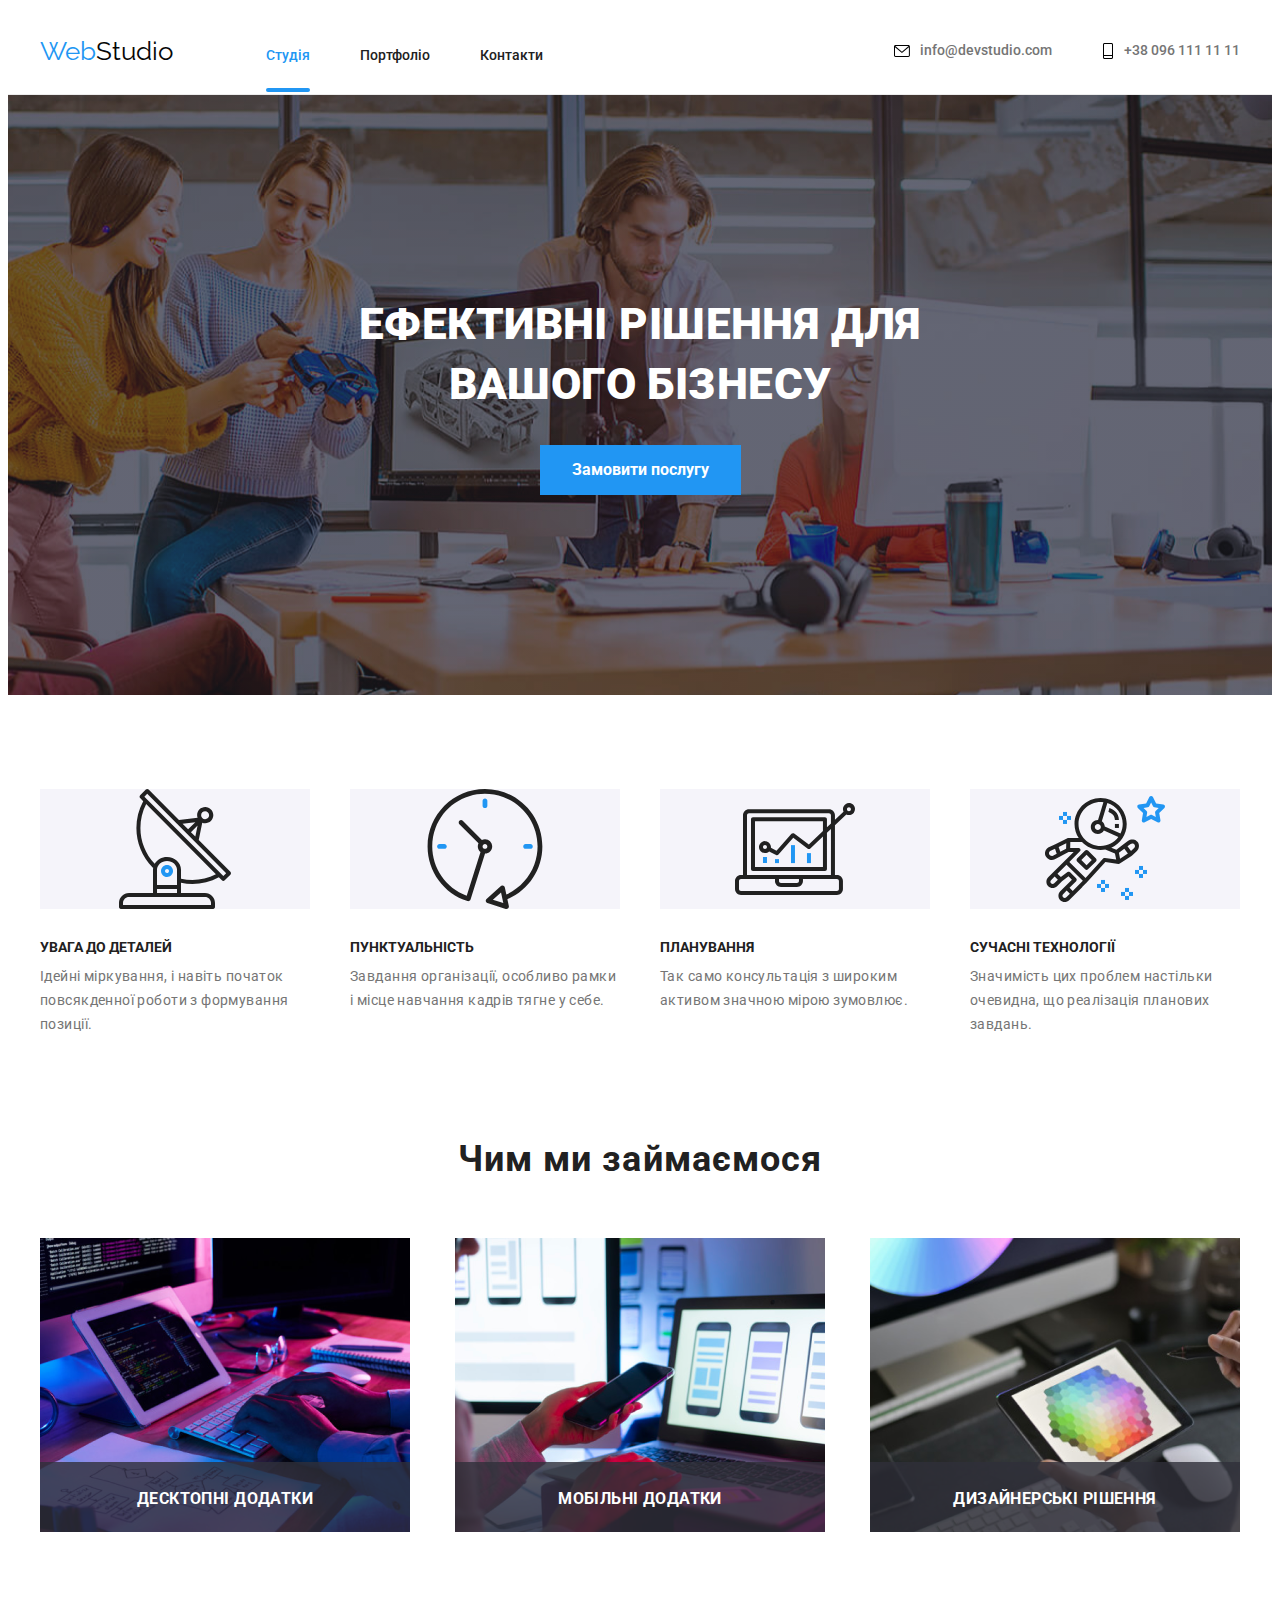
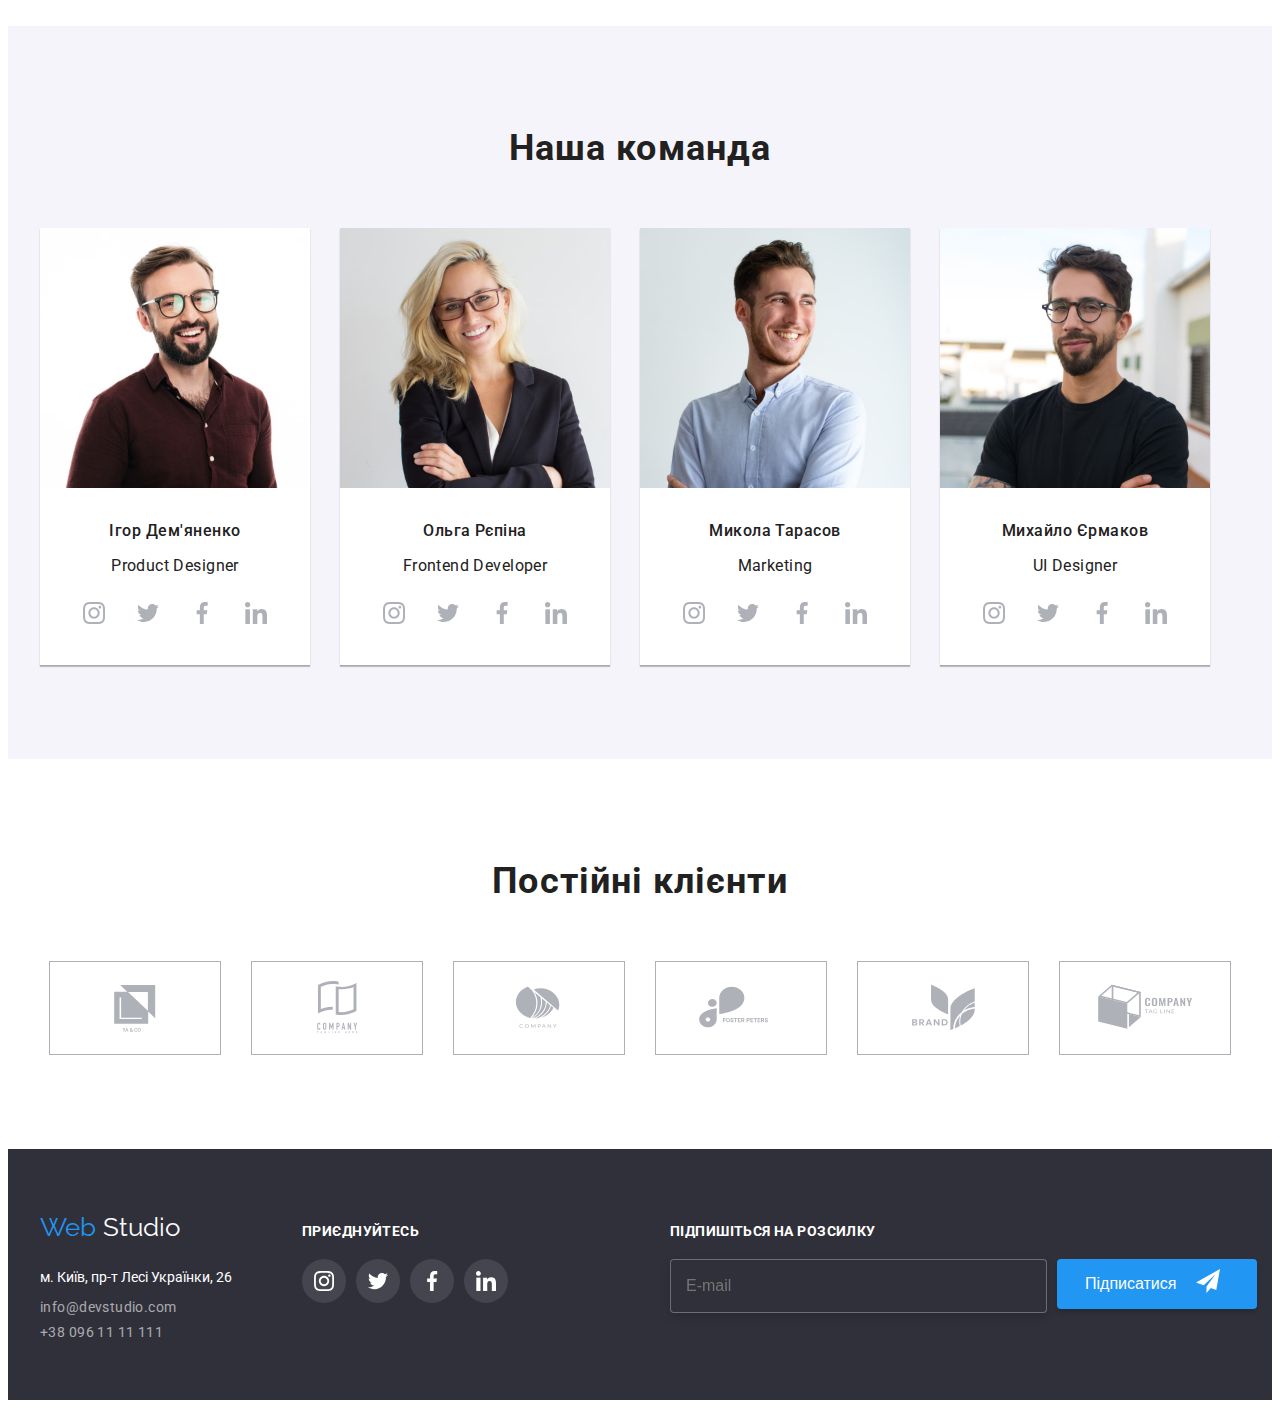
<file: index.html>
<!DOCTYPE html>
<html lang="en">
  <head>
    <meta charset="UTF-8" />
    <meta http-equiv="X-UA-Compatible" content="IE=edge" />
    <meta name="viewport" content="width=device-width, initial-scale=1.0" />
    <title>Home_work_7</title>
    <meta name="description" content="короткий опис сайту при пошуку" />

    <!--favicon_start-->
    <link
      rel="apple-touch-icon"
      sizes="57x57"
      href="./images/favicon/apple-icon-57x57.png"
    />
    <link
      rel="apple-touch-icon"
      sizes="60x60"
      href="./images/favicon/apple-icon-60x60.png"
    />
    <link
      rel="apple-touch-icon"
      sizes="72x72"
      href="./image/favicon/apple-icon-72x72.png"
    />
    <link
      rel="apple-touch-icon"
      sizes="76x76"
      href="./images/favicon/apple-icon-76x76.png"
    />
    <link
      rel="apple-touch-icon"
      sizes="114x114"
      href="./images/favicon/apple-icon-114x114.png"
    />
    <link
      rel="apple-touch-icon"
      sizes="120x120"
      href="./images/favicon/apple-icon-120x120.png"
    />
    <link
      rel="apple-touch-icon"
      sizes="144x144"
      href="./images/favicon/apple-icon-144x144.png"
    />
    <link
      rel="apple-touch-icon"
      sizes="152x152"
      href="./images/favicon/apple-icon-152x152.png"
    />
    <link
      rel="apple-touch-icon"
      sizes="180x180"
      href="./images/favicon/apple-icon-180x180.png"
    />
    <link
      rel="icon"
      type="image/png"
      sizes="192x192"
      href="./images/favicon/android-icon-192x192.png"
    />
    <link
      rel="icon"
      type="image/png"
      sizes="32x32"
      href="./images/favicon/favicon-32x32.png"
    />
    <link
      rel="icon"
      type="image/png"
      sizes="96x96"
      href="./images/favicon/favicon-96x96.png"
    />
    <link
      rel="icon"
      type="image/png"
      sizes="16x16"
      href="./images/favicon/favicon-16x16.png"
    />
    <link rel="manifest" href="./images/favicon/manifest.json" />
    <meta name="msapplication-TileColor" content="#ffffff" />
    <meta
      name="msapplication-TileImage"
      content="./images/favicon/ms-icon-144x144.png"
    />
    <meta name="theme-color" content="#ffffff" />
    <!--favicon_finish-->

    <!-- modern-normalize -->
    <link
      rel="stylesheet"
      href="https://cdnjs.cloudflare.com/ajax/libs/modern-normalize/1.1.0/modern-normalize.min.css"
      integrity="sha512-wpPYUAdjBVSE4KJnH1VR1HeZfpl1ub8YT/NKx4PuQ5NmX2tKuGu6U/JRp5y+Y8XG2tV+wKQpNHVUX03MfMFn9Q=="
      crossorigin="anonymous"
      referrerpolicy="no-referrer"
    />
    <!-- custom styles -->
    <link rel="stylesheet" href="./css/styles.css" />
    <!-- підключення шрифтів -->
    <link rel="preconnect" href="https://fonts.googleapis.com" />
    <link rel="preconnect" href="https://fonts.gstatic.com" crossorigin />
    <link
      href="https://fonts.googleapis.com/css2?family=Oleo+Script&family=Raleway:wght@700&family=Roboto:wght@400;500;700;900&display=swap"
      rel="stylesheet"
    />
  </head>
  <body>
    <!-- top -->
    <header class="header">
      <div class="container header__container">
        <nav class="nav">
          <a class="logo logo-header" href="./index.html"
            >Web<span class="logo__dark">Studio</span></a
          >
          <ul class="nav__list">
            <li class="nav__items">
              <a class="nav__link-page" href="./index.html">Студія</a>
            </li>
            <li class="nav__items">
              <a class="nav__link" href="./portfolio.html">Портфоліо</a>
            </li>
            <li class="nav__items"><a class="nav__link" href="">Контакти</a></li>
          </ul>
        </nav>

        <ul class="nav__contact">
          <li class="nav__mail-link">
                        <a class="nav__link" href="mailto:info@devstudio.com"
              >
              <svg class="header__svg" width="16" height="12">
                <use href="./images/sprite.svg#icon-envelope-hover"> </use>
              </svg>
              info@devstudio.com</a
            >
          </li>
          <li class="nav__mail-link">
            <a class="nav__link" href="tell:+380961111111">  
              <svg class="header__svg" width="12" height="16">
              <use href="./images/sprite.svg#icon-telepfone-hover"> </use>
              </svg>
              +38 096 111 11 11</a>
          </li>
        </ul>
        </div>
      </div>
    </header>
    <main>
        
    <section class="hero">
      <div class="container">
              <h1 class="body-title">
               Ефективні рішення для <br />
                вашого бізнесу
              </h1>
        <button class="button_servise" name="кнопка"data-modal-open>Замовити послугу</button>
      </div>
    </section>


      <!-- _Наші особливості_ -->
              <section class="our_section">
          <div class="container">
          <h2 class="our_section__visually-hidden">Наші особливості</h2>
          <ul class="list">
            <li class="our_section__items">
              <div class="our_section__svg">
                <svg class="our_section__icon" width="70" height="70">
                  <use href="./images/sprite.svg#icon-antenna"> </use>
                </svg>
              </div>
              <h3 class="our_section__title-section">УВАГА ДО ДЕТАЛЕЙ</h3>
              <p class="our_section__paragraf">
                Ідейні міркування, і навіть початок повсякденної роботи з
                формування позиції.
              </p>
            </li>
            <li class="our_section__items">
               <div class="our_section__svg">
                <svg class="our_section__icon" width="70" height="70">
                  <use href="./images/sprite.svg#icon-clock"> </use>
                </svg>
              </div>
              <h3 class="our_section__title-section">ПУНКТУАЛЬНІСТЬ</h3>
              <p class="our_section__paragraf">
                Завдання організації, особливо рамки і місце навчання кадрів
                тягне у себе.
              </p>
            </li>
            <li class="our_section__items">
               <div class="our_section__svg">
                <svg class="our_section__icon" width="70" height="70">
                  <use href="./images/sprite.svg#icon-diagram"> </use>
                </svg>
              </div>
              <h3 class="our_section__title-section">ПЛАНУВАННЯ</h3>
              <p class="our_section__paragraf">
                Так само консультація з широким активом значною мірою зумовлює.
              </p>
            </li>
            <li class="our_section__items">
               <div class="our_section__svg">
                <svg class="our_section__icon" width="70" height="70">
                  <use href="./images/sprite.svg#icon-astronaut"> </use>
                </svg>
              </div>
              <h3 class="our_section__title-section">СУЧАСНІ ТЕХНОЛОГІЇ</h3>
              <p class="our_section__paragraf">
                Значимість цих проблем настільки очевидна, що реалізація
                планових завдань.
              </p>
            </li>
          </ul>

          </div>
        </section>
    
      <!-- Чим ми займаємось -->
             <section class="doing">
           <div class="container ">
          <h2 class="body-caption">Чим ми займаємося</h2>
          <ul class="list doing__list">
            <div class="doing__substrate">
              <li class="doing__photo">
                <img
                  src="./images/img.png"
                  alt="картинка набір коду"
                  width="370px"
                />
              </li>
              <div class="doing__fon">
                  <h3 class="doing__title">ДЕСКТОПНІ ДОДАТКИ</h3>
              </div>
            </div>
            <div class="doing__substrate">
            <li class="doing__photo">
              <img
                src="./images/img(1).png"
                alt="картинка телефон та ноут"
                width="370px"
              />
            </li>
            <div class="doing__fon">
                  <h3 class="doing__title">МОБІЛЬНІ ДОДАТКИ</h3>
              </div>
            </div>
            <div class="doing__substrate">
            <li class="doing__photo">
              <img
                src="./images/img(2).png"
                alt="картинка планшет та комп"
                width="370px"
              />
            </li>
            <div class="doing__fon">
                  <h3 class="doing__title">ДИЗАЙНЕРСЬКІ РІШЕННЯ</h3>
              </div>
            </div>
          </ul>
          </div>
        </section>
    

      <!-- Нашa command -->
      
        <section class="command">
          <div class="container ">
          <h2 class="body-caption">Наша команда </h2>
          <ul class="command__title">
            <!-- igor -->
            <li class="command__fon">
              <img src="./images/1.jpg" alt="" width="270px" height="260px" />
              <div class="command__transcript">
              <h3 class="command__name">Ігор Дем'яненко</h3>
              <p class="command__paragraf" lang="en">Product Designer</p>
              <ul class="command__socials">
                <li class="ellips">
                  <a class="ellips-link" href="">
                    <svg class="link-icon" width="22" height="22">
                      <use class="fon-blu" href="./images/sprite.svg#icon-instagram-1"> </use>
                    </svg>
                  </a>
                </li>
                <li class="ellips">
                  <a class="ellips-link" href="">
                    <svg class="link-icon" width="22" height="22">
                      <use class="fon-blu" href="./images/sprite.svg#icon-twitter-1"> </use>
                    </svg>
                 </a>
                </li>
                <li class="ellips">
                  <a class="ellips-link" href="">
                    <svg class="link-icon" width="22" height="22">
                      <use class="fon-blu" href="./images/sprite.svg#icon-facebook-1"> </use>
                    </svg>
                 </a>

                </li>
                <li class="ellips">
                  <a class="ellips-link" href="">
                    <svg class="link-icon" width="22" height="22">
                      <use class="fon-blu" href="./images/sprite.svg#icon-linkedin-1"> </use>
                    </svg>
                  </a>

                </li>
              </ul>
              </div>
            </li>
            <li class="command__fon">
              <!-- olga -->
              <img src="./images/2.jpg" alt="" width="270px" height="260px" />
              <div class="command__transcript">
              <h3 class="command__name">Ольга Рєпіна</h3>
              <p class="command__paragraf" lang="en">Frontend Developer</p>
              <ul class="command__socials">
                <li class="ellips">
                  <a class="ellips-link" href="">
                    <svg class="link-icon" width="22" height="22">
                      <use class="fon-blu" href="./images/sprite.svg#icon-instagram-1"> </use>
                    </svg>
                  </a>
                </li>
                <li class="ellips">
                  <a class="ellips-link" href="">
                    <svg class="link-icon" width="22" height="22">
                      <use class="fon-blu" href="./images/sprite.svg#icon-twitter-1"> </use>
                    </svg>
                 </a>
                </li>
                <li class="ellips">
                  <a class="ellips-link" href="">
                    <svg class="link-icon" width="22" height="22">
                      <use class="fon-blu" href="./images/sprite.svg#icon-facebook-1"> </use>
                    </svg>
                 </a>

                </li>
                <li class="ellips">
                  <a class="ellips-link" href="">
                    <svg class="link-icon" width="22" height="22">
                      <use class="fon-blu" href="./images/sprite.svg#icon-linkedin-1"> </use>
                    </svg>
                  </a>

                </li>
              </ul>
              </div>
            </li>
            <li class="command__fon">
              <img src="./images/3.jpg" alt="" width="270px" height="260px" />
              <div class="command__transcript">
              <h3 class="command__name">Микола Тарасов</h3>
              <p class="command__paragraf" lang="en">Marketing</p>
              <ul class="command__socials">
                <li class="ellips">
                  <a class="ellips-link" href="">
                    <svg class="link-icon" width="22" height="22">
                      <use class="fon-blu" href="./images/sprite.svg#icon-instagram-1"> </use>
                    </svg>
                  </a>
                </li>
                <li class="ellips">
                  <a class="ellips-link" href="">
                    <svg class="link-icon" width="22" height="22">
                      <use class="fon-blu" href="./images/sprite.svg#icon-twitter-1"> </use>
                    </svg>
                 </a>
                </li>
                <li class="ellips">
                  <a class="ellips-link" href="">
                    <svg class="link-icon" width="22" height="22">
                      <use class="fon-blu" href="./images/sprite.svg#icon-facebook-1"> </use>
                    </svg>
                 </a>

                </li>
                <li class="ellips">
                  <a class="ellips-link" href="">
                    <svg class="link-icon" width="22" height="22">
                      <use class="fon-blu" href="./images/sprite.svg#icon-linkedin-1"> </use>
                    </svg>
                  </a>

                </li>
              </ul>
              </div>
            </li>
            <li class="command__fon">
              <img src="./images/4.jpg" alt="" width="270px" height="260px" />
              <div class="command__transcript">
              <h3 class="command__name">Михайло Єрмаков</h3>
              <p class="command__paragraf" lang="en">UI Designer</p>
              <ul class="command__socials">
                <li class="ellips">
                  <a class="ellips-link" href="">
                    <svg class="link-icon" width="22" height="22">
                      <use class="fon-blu" href="./images/sprite.svg#icon-instagram-1"> </use>
                    </svg>
                  </a>
                </li>
                <li class="ellips">
                  <a class="ellips-link" href="">
                    <svg class="link-icon" width="22" height="22">
                      <use class="fon-blu" href="./images/sprite.svg#icon-twitter-1"> </use>
                    </svg>
                 </a>
                </li>
                <li class="ellips">
                  <a class="ellips-link" href="">
                    <svg class="link-icon" width="22" height="22">
                      <use class="fon-blu" href="./images/sprite.svg#icon-facebook-1"> </use>
                    </svg>
                 </a>

                </li>
                <li class="ellips">
                  <a class="ellips-link" href="">
                    <svg class="link-icon" width="22" height="22">
                      <use class="fon-blu" href="./images/sprite.svg#icon-linkedin-1"> </use>
                    </svg>
                  </a>

                </li>
              </ul>
              </div>
            </li>
          </ul>
          </div>
        </section>


              <!-- Постійні клієнти -->
              <section class="const_section">
                <div class="container hero-container">
               <h2 class="body-caption">Постійні клієнти</h2>
              <ul class="klients">
                <li class="icon-items">
                  <a class="klients-link" href="">
                    <svg class="klient-icon" width="170" height="92">
                      <use class="klient-logo" href="./images/sprite.svg#icon-Client-1"> </use>
                    </svg>
                  </a>
                </li>
                <li class="icon-items">
                   <a class="klients-link" href="">
                    <svg class="klient-icon" width="170" height="92">
                    <use class="klient-logo" href="./images/sprite.svg#icon-Client-2"> </use>
                  </svg>
                  </a>
                </li>
                <li class="icon-items">
                   <a class="klients-link" href="">
                    <svg class="klient-icon" width="170" height="92">
                    <use class="klient-logo" href="./images/sprite.svg#icon-Client-3"> </use>
                  </svg>
                  </a>
                </li>
                <li class="icon-items">
                   <a class="klients-link" href="">
                    <svg class="klient-icon" width="170" height="92">
                    <use class="klient-logo" href="./images/sprite.svg#icon-Client-4"> </use>
                  </svg>
                  </a>
                </li>
                <li class="icon-items">
                   <a class="klients-link" href="">
                    <svg class="klient-icon" width="170" height="92">
                    <use class="klient-logo" href="./images/sprite.svg#icon-Client-5"> </use>
                  </svg>
                  </a>
                </li>
                <li class="icon-items">
                   <a class="klients-link" href="">
                    <svg class="klient-icon" width="170" height="92">
                    <use class="klient-logo" href="./images/sprite.svg#icon-Client-6"> </use>
                  </svg>
                  </a>
                </li>
              </ul>
               </div>
             </section>
         
     
    
    </main>
    <!-- basement -->
    
    
      <footer class="footer">
        <div class="container footer-container">
            <div>
              <a class="logo logo-footer" href="./index.html"
              >Web <span class="logo__write">Studio</span></a
            >
            <address class="fut-adress">
              <p class="paragraf-fut">м. Київ, пр-т Лесі Українки, 26</p>
              <ul class="footer_contacts">
                <li class="footer-li">
                  <a class="foot_link" href="mailto:info@devstudio.com"
                    >info@devstudio.com</a
                  >
                </li>
                <li class="footer-li">
                  <a class="foot_link" href="tell:+380961111111"
                    >+38 096 11 11 111</a
                  >
                </li>
              </ul>
            </address>
          </div>
          <div class="wellkom">
            <h2 class="wellkoms">ПРИЄДНУЙТЕСЬ</h2>
            <ul class="foot-icon">
              <li class="foot-links">
                <a class="foot-lin" href="">
                <svg class="link-icon" width="20" height="20">
                  <use class="fon-fut"  href="./images/sprite.svg#icon-instagram-1"> </use>
                </svg>
                </a>
              </li>
              <li class="foot-links">
                <a class="foot-lin" href="">
                <svg class="link-icon" width="20" height="20">
                  <use class="fon-fut"  href="./images/sprite.svg#icon-twitter-1"> </use>
                </svg>
                </a>
              </li>
              <li class="foot-links">
                <a class="foot-lin" href="">
                <svg class="link-icon" width="20" height="20">
                  <use class="fon-fut"  href="./images/sprite.svg#icon-facebook-1"> </use>
                </svg>
                </a>

              </li>
              <li class="foot-links">
                <a class="foot-lin" href="">
                <svg class="link-icon" width="20" height="20">
                  <use class="fon-fut"  href="./images/sprite.svg#icon-linkedin-1"> </use>
                </svg>
                </a>

              </li>
            </ul>
          </div>

          <div class="futer-write">
            <strong class="wellkoms">ПІДПИШІТЬСЯ НА РОЗСИЛКУ</strong>
            <form class="futer-form" name="mailing" autocomplete="on" novalidate method="get" >
              <input class="footer-post" type="email"placeholder="E-mail" required>
              <button class="button-mess" name="кнопка"data-modal-open>
                <span class="btn-fut">Підписатися</span>
                <svg class="icon-fut" width="24" height="24">
                  <use href="./images/sprite.svg#icon-send"></use>
                </svg>
              </button>
            </form>
          </div>
        </div>
         
      </footer>

      <!-- modal-window -->

      <div class="backdrop is-hidden" data-modal>
        <div class="modal">
            <button class="modal-btn" type="button"data-modal-close>
              <svg width="11" height="11">
                <use href="./images/sprite.svg#icon-cross"></use>
              </svg>
            </button>

                        <!-- <form name="register-form" autocomplete="on" novalidate method="get"> не валідувати-->
            <form name="register-form" autocomplete="on">
              <strong class="register-form-title">Залиште свої дані, ми вам передзвонимо</strong>
              <div class="register-form-group">

                <div>
                  <label class="register-form-field" for="user-name">
                    <span class="register-form-label">Ім'я</span>
                    <div>
                      <input class="register-form-input" 
                          type="text" 
                          name="user-name" 
                          id="user-name"
                          required
                          minlength="3">
                      <svg class="register-form-icon" 
                          width="18" 
                          height="18">
                        <use href="./images/sprite.svg#icon-user"></use>
                      </svg>
                    </div>
                  </label>
                </div>

                <div>
                  <label class="register-form-field" for="user-tel">
                      <span class="register-form-label">Телефон</span>
                      <div>
                        <input class="register-form-input"
                        type="tel" 
                        name="user-tel" 
                        id="user-tel"
                        required
                        minlength="13"
                        maxlength="13"
                        placeholder="+38 099 99 99 999"
                        >
                        <svg class="register-form-icon" width="18" height="18">
                          <use href="./images/sprite.svg#icon-phone"></use>
                        </svg>
                      </div>
                  </label>
                </div>

                <div>
                  <label class="register-form-field" for="user-email">
                  <span class="register-form-label"   required >Пошта</span>
                  <div>
                    <input class="register-form-input"
                    type="email" 
                    name="user-email" 
                    id="user-email"
                    required
                    >
                    <svg class="register-form-icon" width="18" height="18">
                      <use href="./images/sprite.svg#icon-mail"></use>
                    </svg>
                  </div>
                  </label>
                </div>

                <div>
                  <label class="register-form-field" for="user-comment">
                    <span class="register-form-heading">Коментар</span>
                    <div>
                      <textarea class="register-form-message" name="user-comment" rows="5" placeholder="Введіть текст" id="user-comment"></textarea>
                    </div>
                  </label>
                </div>

              </div>

           
               <label class="register-form-agreement" for="user-checkbox">
                <input class="register-form-checkbox our_section__visually-hidden" type="checkbox" id="user-checkbox">
                <svg class="register-form-icons" width="18" height="18">
                  <use class="icon-checked" href="./images/sprite.svg#icon-checked"></use>
                  <use class="icon-unchecked" href="./images/sprite.svg#icon-unchecked"></use>
                </svg>
                <span class="register-form-desc">Погоджуюся з розсилкою та приймаю 
                    <a class="register-form-link" href="">Умови договору</a>
                  </span>
               </label>
         

              <button class="register-form-btn btn" type="submit">Відправити</button>
              
              
              
            </form>
        </div>

      </div>
      <script src="./js/modal.js"></script>
     </body>
</html>
</file>
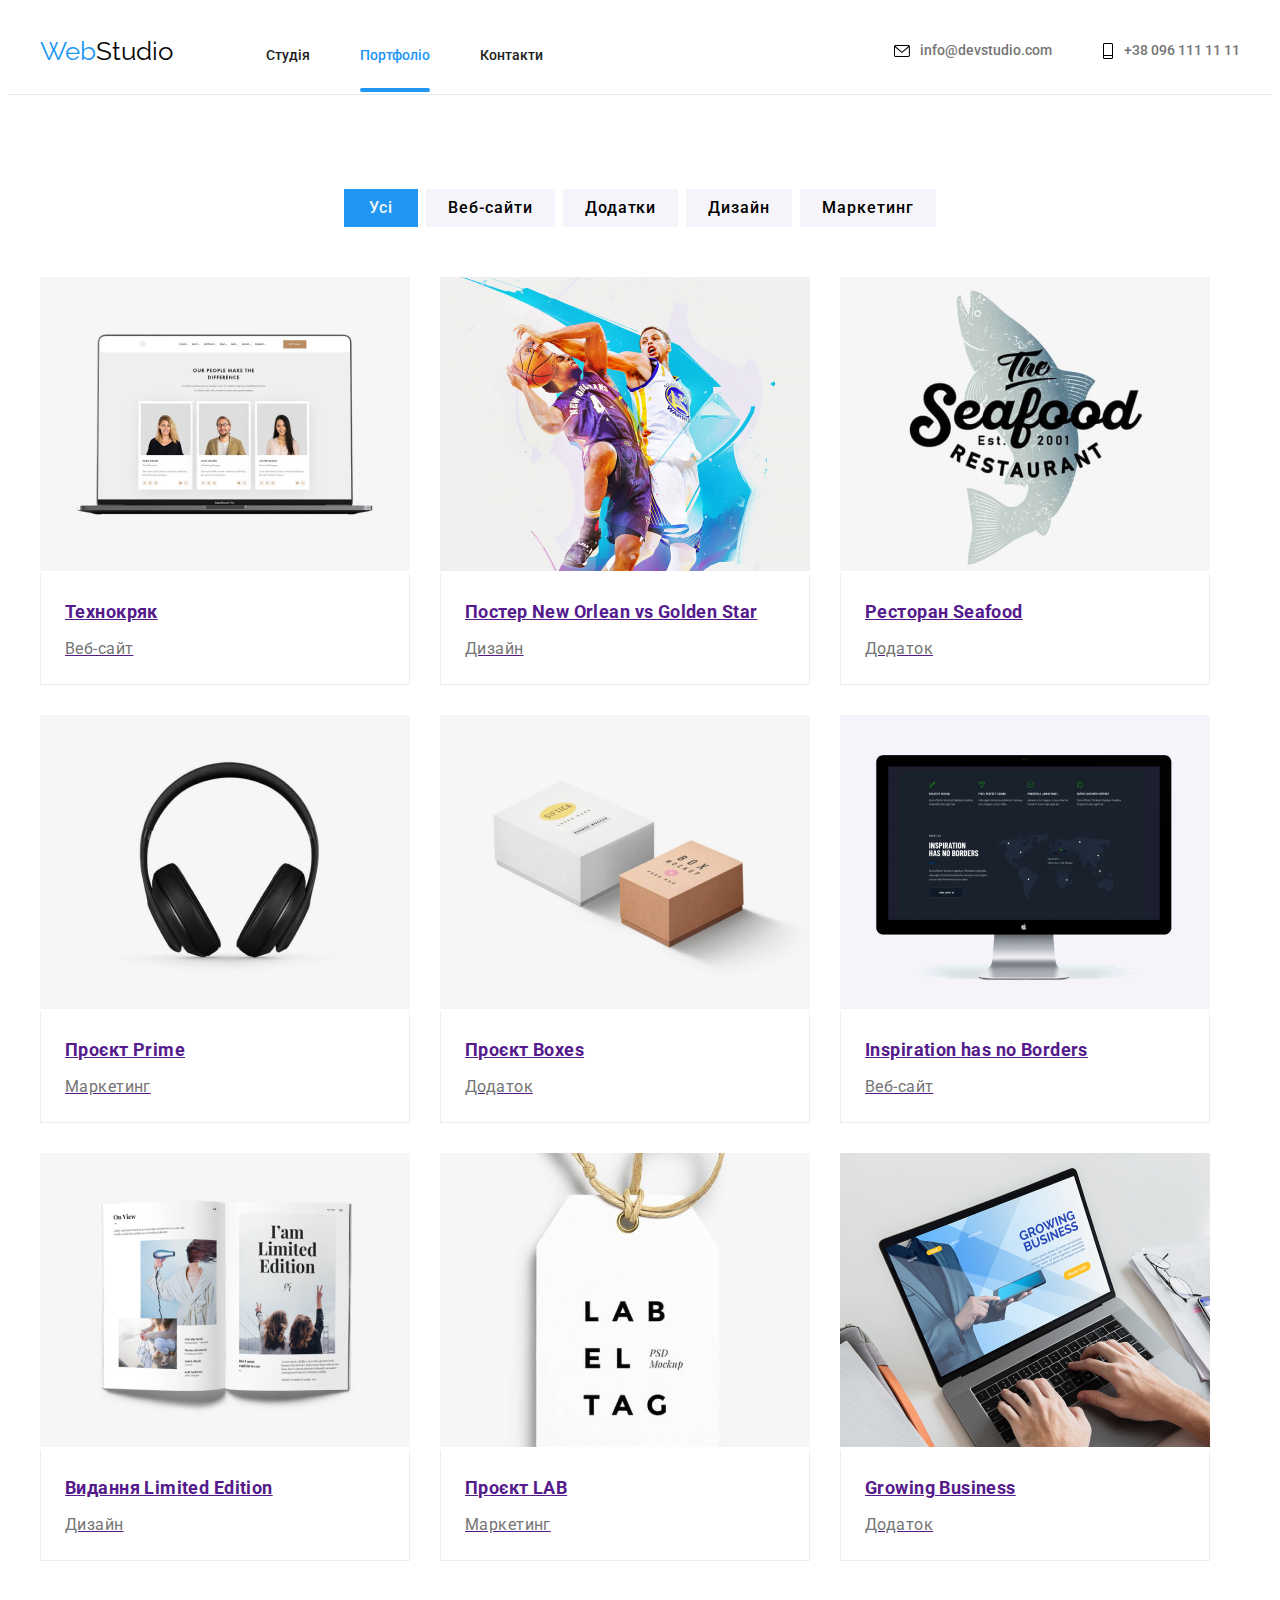
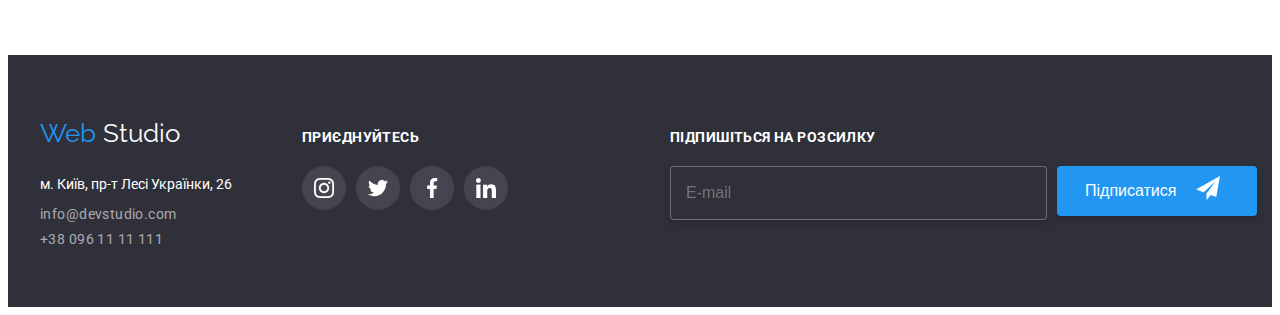
<file: portfolio.html>
<!DOCTYPE html>
<html lang="en">
<head>
   <meta charset="UTF-8" />
    <meta http-equiv="X-UA-Compatible" content="IE=edge" />
    <meta name="viewport" content="width=device-width, initial-scale=1.0" />
    <title>Home_work_7</title>
    <meta name="description" content="короткий опис сайту при пошуку">

    <!--favicon_start-->
    <link rel="apple-touch-icon" sizes="57x57" href="./images/favicon/apple-icon-57x57.png">
    <link rel="apple-touch-icon" sizes="60x60" href="./images/favicon/apple-icon-60x60.png">
    <link rel="apple-touch-icon" sizes="72x72" href="./image/favicon/apple-icon-72x72.png">
    <link rel="apple-touch-icon" sizes="76x76" href="./images/favicon/apple-icon-76x76.png">
    <link rel="apple-touch-icon" sizes="114x114" href="./images/favicon/apple-icon-114x114.png">
    <link rel="apple-touch-icon" sizes="120x120" href="./images/favicon/apple-icon-120x120.png">
    <link rel="apple-touch-icon" sizes="144x144" href="./images/favicon/apple-icon-144x144.png">
    <link rel="apple-touch-icon" sizes="152x152" href="./images/favicon/apple-icon-152x152.png">
    <link rel="apple-touch-icon" sizes="180x180" href="./images/favicon/apple-icon-180x180.png">
    <link rel="icon" type="image/png" sizes="192x192"  href="./images/favicon/android-icon-192x192.png">
    <link rel="icon" type="image/png" sizes="32x32" href="./images/favicon/favicon-32x32.png">
    <link rel="icon" type="image/png" sizes="96x96" href="./images/favicon/favicon-96x96.png">
    <link rel="icon" type="image/png" sizes="16x16" href="./images/favicon/favicon-16x16.png">
    <link rel="manifest" href="./images/favicon/manifest.json">
    <meta name="msapplication-TileColor" content="#ffffff">
    <meta name="msapplication-TileImage" content="./images/favicon/ms-icon-144x144.png">
    <meta name="theme-color" content="#ffffff">
    <!--favicon_finish-->


    <!-- _modern-normalize_ -->
    <link
      rel="stylesheet"
      href="https://cdnjs.cloudflare.com/ajax/libs/modern-normalize/1.1.0/modern-normalize.min.css"
      integrity="sha512-wpPYUAdjBVSE4KJnH1VR1HeZfpl1ub8YT/NKx4PuQ5NmX2tKuGu6U/JRp5y+Y8XG2tV+wKQpNHVUX03MfMFn9Q=="
      crossorigin="anonymous"
      referrerpolicy="no-referrer"
    />
    <!-- custom styles -->
    <link rel="stylesheet" href="./css/styles.css" />
    <!-- підключення шрифтів -->
    <link rel="preconnect" href="https://fonts.googleapis.com">
    <link rel="preconnect" href="https://fonts.gstatic.com" crossorigin>
    <link href="https://fonts.googleapis.com/css2?family=Oleo+Script&family=Raleway:wght@700&family=Roboto:wght@400;500;700;900&display=swap" rel="stylesheet">
  </head>
</head>

<body>

     <!-- top топ -->

<header class="header">
      <div class="container header__container">
        <nav class="nav">
          <a class="logo logo-header" href="./index.html"
            >Web<span class="logo__dark">Studio</span></a
          >
          <ul class="nav__list">
            <li class="nav__items">
              <a class="nav__link" href="./index.html">Студія</a>
            </li>
            <li class="nav__items">
              <a class="nav__link-page" href="./portfolio.html">Портфоліо</a>
            </li>
            <li class="nav__items"><a class="nav__link" href="">Контакти</a></li>
          </ul>
        </nav>

       <ul class="nav__contact">
          <li class="nav__mail-link">
                        <a class="nav__link" href="mailto:info@devstudio.com"
              >
              <svg class="header__svg" width="16" height="12">
                <use href="./images/sprite.svg#icon-envelope-hover"> </use>
              </svg>
              info@devstudio.com</a
            >
          </li>
          <li class="nav__mail-link">
            <a class="nav__link" href="tell:+380961111111">  
              <svg class="header__svg" width="12" height="16">
              <use href="./images/sprite.svg#icon-telepfone-hover"> </use>
              </svg>
              +38 096 111 11 11</a>
          </li>
        </ul>
        </div>
      </div>
    </header>
    <main>
      <section class="hero-folio">
      <div class="container hero-folio__container">
      <ul class="list-but">
        <li class="list-items">
          <button class="link3" name="кнопка" type="button">Усі</button>
        </li>
        <li class="list-items">
          <button class="link1" name="кнопка"type="button">Веб-сайти</button>
        </li>
        <li class="list-items">
          <button class="link1" name="кнопка"type="button">Додатки</button>
        </li>
        <li class="list-items">
          <button class="link1" name="кнопка"type="button">Дизайн</button>
        </li>
        <li class="list-items">
          <button class="link1" name="кнопка"type="button">Маркетинг</button>
        </li>
      </ul>
    
        <!--роботи-->
        
      
          <ul class="product">
          <li class="product__items">
            <a class="product__reference" href="">
              <div class="product__emblem">
                <img class="product__work-foto" src="./images/progect/1.png" alt="">
                <div class="product--overley">
                    <p class="product--overley-desc">Ресурс пропонує комплексні пропозиції з різним рівнем функціоналу та сервісів. Все це дозволить відвідувачу отримати вичерпні відомості про компанію чи приватну особу.</p>
               </div>
              </div>
                
              <div class="product__border-work">
                <h3 class="product__name-work">Технокряк</h3>
                <p class ="product__any-paragraf">Веб-сайт</p>

              </div>
              </a>

          </li>
          <li class="product__items">
            <a class="product__reference" href="">
            <div class="product__emblem">
              <img class="product__work-foto" src="./images/progect/2.png" alt="">
               <div class="product--overley">
                    <p class="product--overley-desc">Ресурс пропонує комплексні пропозиції з різним рівнем функціоналу та сервісів. Все це дозволить відвідувачу отримати вичерпні відомості про компанію чи приватну особу.</p>
               </div>
              </div>
              
              <div class="product__border-work">
              <h3 class="product__name-work">Постер New Orlean vs Golden Star</h3>
              <p class ="product__any-paragraf">Дизайн</p>
                
              </div>
              </a>
                      </li>
          <li class="product__items">
            <a class="product__reference" href="">
            <div class="product__emblem">
              <img class="product__work-foto" src="./images/progect/3.png" alt="">
               <div class="product--overley">
                    <p class="product--overley-desc">Ресурс пропонує комплексні пропозиції з різним рівнем функціоналу та сервісів. Все це дозволить відвідувачу отримати вичерпні відомості про компанію чи приватну особу.</p>
               </div>
              </div>
              
              <div class="product__border-work">
              <h3 class="product__name-work">Ресторан Seafood</h3>
              <p class ="product__any-paragraf">Додаток</p>
                
              </div>
              </a>
                       </li>           
          <li class="product__items">
            <a class="product__reference" href="">
            <div class="product__emblem">
              <img class="product__work-foto" src="./images/progect/4.png" alt="">
               <div class="product--overley">
                    <p class="product--overley-desc">Ресурс пропонує комплексні пропозиції з різним рівнем функціоналу та сервісів. Все це дозволить відвідувачу отримати вичерпні відомості про компанію чи приватну особу.</p>
               </div>
              </div>
              
              <div class="product__border-work">
              <h3 class="product__name-work"> Проєкт Prime</h3>
              <p class ="product__any-paragraf">Маркетинг</p>  
                </div>
              
                </a>
          </li>
          <li class="product__items">
            <a class="product__reference" href="">
            <div class="product__emblem">
              <img class="product__work-foto" src="./images/progect/5.png" alt="">
               <div class="product--overley">
                    <p class="product--overley-desc">Ресурс пропонує комплексні пропозиції з різним рівнем функціоналу та сервісів. Все це дозволить відвідувачу отримати вичерпні відомості про компанію чи приватну особу.</p>
               </div>
              </div>
              
              <div class="product__border-work">
              <h3 class="product__name-work">Проєкт Boxes</h3>
              <p class ="product__any-paragraf">Додаток</p>
                
              </div>
              </a>
                       </li>
          <li class="product__items">
            <a class="product__reference" href="">
            <div class="product__emblem">
              <img class="product__work-foto" src="./images/progect/6.png" alt="">
               <div class="product--overley">
                    <p class="product--overley-desc">Ресурс пропонує комплексні пропозиції з різним рівнем функціоналу та сервісів. Все це дозволить відвідувачу отримати вичерпні відомості про компанію чи приватну особу.</p>
               </div>
              </div>
              
              <div class="product__border-work">
              <h3 class="product__name-work">Inspiration has no Borders</h3>
              <p class ="product__any-paragraf">Веб-сайт</p>
                
              </div>
              </a>
                        </li>
          <li class="product__items">
            <a class="product__reference" href="">
            <div class="product__emblem">
              <img class="product__work-foto" src="./images/progect/7.png" alt="">
               <div class="product--overley">
                    <p class="product--overley-desc">Ресурс пропонує комплексні пропозиції з різним рівнем функціоналу та сервісів. Все це дозволить відвідувачу отримати вичерпні відомості про компанію чи приватну особу.</p>
               </div>
              </div>
              
              <div class="product__border-work">
              <h3 class="product__name-work">Видання Limited Edition</h3>
              <p class ="product__any-paragraf">Дизайн</p>
                
              </div>
              </a>
                      </li>
          <li class="product__items">
            <a class="product__reference" href="">
            <div class="product__emblem">
              <img class="product__work-foto" src="./images/progect/8.png" alt="">
               <div class="product--overley">
                    <p class="product--overley-desc">Ресурс пропонує комплексні пропозиції з різним рівнем функціоналу та сервісів. Все це дозволить відвідувачу отримати вичерпні відомості про компанію чи приватну особу.</p>
               </div>
              </div>
              
              <div class="product__border-work">
              <h3 class="product__name-work">Проєкт LAB</h3>
              <p class ="product__any-paragraf">Маркетинг</p>  
                </div>
              
                </a>
          </li>
          <li class="product__items">
            <a class="product__reference" href="">
            <div class="product__emblem">
              <img class="product__work-foto" src="./images/progect/9.png" alt="">
               <div class="product--overley">
                    <p class="product--overley-desc">Ресурс пропонує комплексні пропозиції з різним рівнем функціоналу та сервісів. Все це дозволить відвідувачу отримати вичерпні відомості про компанію чи приватну особу.</p>
               </div>
              </div>
              
              <div class="product__border-work">
              <h3 class="product__name-work">Growing Business</h3>
              <p class ="product__any-paragraf">Додаток</p>
                
              </div>
              </a>
                       </li>
      </ul>
      </div>
    </section>
    </main>

   <!-- basement -->
 <footer class="footer">
        <div class="container footer-container">
            <div>
              <a class="logo logo-footer" href="./index.html"
              >Web <span class="logo__write">Studio</span></a
            >
            <address class="fut-adress">
              <p class="paragraf-fut">м. Київ, пр-т Лесі Українки, 26</p>
              <ul class="footer_contacts">
                <li class="footer-li">
                  <a class="foot_link" href="mailto:info@devstudio.com"
                    >info@devstudio.com</a
                  >
                </li>
                <li class="footer-li">
                  <a class="foot_link" href="tell:+380961111111"
                    >+38 096 11 11 111</a
                  >
                </li>
              </ul>
            </address>
          </div>
          <div class="wellkom">
            <h2 class="wellkoms">ПРИЄДНУЙТЕСЬ</h2>
            <ul class="foot-icon">
              <li class="foot-links">
                <a class="foot-lin" href="">
                <svg class="link-icon" width="20" height="20">
                  <use class="fon-fut"  href="./images/sprite.svg#icon-instagram-1"> </use>
                </svg>
                </a>
              </li>
              <li class="foot-links">
                <a class="foot-lin" href="">
                <svg class="link-icon" width="20" height="20">
                  <use class="fon-fut"  href="./images/sprite.svg#icon-twitter-1"> </use>
                </svg>
                </a>
              </li>
              <li class="foot-links">
                <a class="foot-lin" href="">
                <svg class="link-icon" width="20" height="20">
                  <use class="fon-fut"  href="./images/sprite.svg#icon-facebook-1"> </use>
                </svg>
                </a>

              </li>
              <li class="foot-links">
                <a class="foot-lin" href="">
                <svg class="link-icon" width="20" height="20">
                  <use class="fon-fut"  href="./images/sprite.svg#icon-linkedin-1"> </use>
                </svg>
                </a>

              </li>
            </ul>
          </div>

          <div class="futer-write">
            <strong class="wellkoms">ПІДПИШІТЬСЯ НА РОЗСИЛКУ</strong>
            <form class="futer-form" name="mailing" autocomplete="on" novalidate method="get" >
              <input class="footer-post" type="email"placeholder="E-mail" required>
              <button class="button-mess" name="кнопка"data-modal-open>
                <span class="btn-fut">Підписатися</span>
                <svg class="icon-fut" width="24" height="24">
                  <use href="./images/sprite.svg#icon-send"></use>
                </svg>
              </button>
            </form>
          </div>
        </div>
         
      </footer>
</body>
</html>
</file>
<file: css/styles.css>
/* COLOR LINK */
:root {
  --bg-col-grey: rgba(175, 177, 184, 1);
  --foc-col-blu: rgba(33, 150, 243, 1);
  --foc-col-white: rgba(255, 255, 255, 1);
  --foc-col-whited: rgba(255, 255, 255, 0.1);
}

/* погнали */
body {
  font-size: 14px;
  font-family: 'Roboto';
  background-color: white;
  color: #212121;
  letter-spacing: 0.03em;
}

.container {
  width: 1200px;
  padding: 0 15px;
  margin: 0 auto 0 auto;
}

.header__container {
  display: flex;
  align-items: center;
}

.hero__container{
  display: flex;
  align-items: center;
}

.footer-container {
  display: flex;
  align-items: baseline;
}

.hero {
  background-color: #c4c4c4;
  background-image: linear-gradient(
      rgba(47, 48, 58, 0.4),
      rgba(47, 48, 58, 0.4)
    ),
    url(../images/Img\ Overlay.png);
  background-repeat: no-repeat;
  background-size: cover;
  background-position: top right;
  color: white;
  padding: 200px 0;
  max-width: 1600px;
  margin-left: auto;
  margin-right: auto;
}

.hero-folio {
  padding-top: 94px;
  padding-bottom: 94px;
}

.command-section {
  box-sizing: content-box;
  background-color: #f5f4fa;
}

.our_section,
.command {
  padding-top: 94px;
  padding-bottom: 94px;
}

.command {
  background-color: rgba(245, 244, 250, 1);
}

.our_section__icon {
  width: 270px;
  height: 120px;
  display: flex;
  justify-content: center;
  align-items: center;
  margin-bottom: 30px;
  background-color: rgba(245, 244, 250, 1);
}


.doing {
  padding-bottom: 94px;
  max-width: 1600px;
  margin-left: auto;
  margin-right: auto;
}

.const_section {
  padding-bottom: 94px;
  padding-top: 94px;
  margin-left: auto;
  margin-right: auto;
}

.our_section__title-section {
  line-height: 1.15;
  letter-spacing: normal;
  font-size: 14px;
  margin: 0px 0px 10px 0px;
}

.logo {
  color: #2196f3;
  font-family: Raleway;
  font-size: 26px;
  line-height: 1.4;
  letter-spacing: normal;
  display: block;
  text-decoration: none;

  transition-property: color;
  transition-duration: 250ms;
  transition-timing-function: cubic-bezier(0.4, 0, 0.2, 1);
}

.logo-header {
    margin-right: 93px;
  align-items: baseline;
  }

.logo-footer{
    margin-bottom: 20px;
}

.nav {
  display: flex;
  align-items: baseline;
  margin-right: auto;
}
.nav__items {
  margin: 0;
  position: relative;
}

.nav__contact {
  list-style: none;
  display: flex;
  padding: 0px;
  margin: 0px;

}

.nav__contact:first-child {
  color: rgba(33, 150, 243, 1);
  line-height: 1.4;
}

.nav__list {
  list-style: none;
  display: flex;
  padding: 0px;
  margin: 0px;
  align-items: baseline;
  gap: 50px;
}


.header {
  border-bottom: 1px solid #ececec;
  padding-top: 25px;
  padding-bottom: 25px;
}

.our_section__paragraf {
  line-height: 1.7;
  letter-spacing: 0.03em;
  color: #757575;
  margin: 0px;
  width: 270px;
}

.ellips-link:hover,
.ellips-link:focus {
  background-color: #2196f3;
  border-radius: 100%;
  align-items: center;
  justify-content: center;
  width: 44px;
  height: 44px;
  padding: 12px;
  margin: 0;
  outline: none;
}

.ellips-link:hover .link-icon,
.ellips-link:focus .link-icon {
  fill: var(--foc-col-white);
}

.ellips {
  width: 44px;
  height: 44px;
}

.ellips-link {
  display: flex;
  background-color: var(--foc-col-white);
  border-radius: 100%;
  align-items: center;
  justify-content: center;
  width: 100%;
  height: 100%;

  transition-property: background-color;
  transition-duration: 250ms;
  transition-timing-function: cubic-bezier(0.4, 0, 0.2, 1);
}

.link-icon {
  border: none;
  fill: var(--bg-col-grey);

  transition-property: fill;
  transition-duration: 250ms;
  transition-timing-function: cubic-bezier(0.4, 0, 0.2, 1);
}

.command__socials {
  list-style: none;
  display: flex;
  align-items: center;
  justify-content: center;
  fill: var(--bg-col-grey);
  gap: 10px;
  padding: 0;
  margin: 16px 0 0 0;
}

.command__transcript {
  padding-top: 30px;
  padding-bottom: 30px;
}

.command__title .command__paragraf,
.product .command__paragraf {
  text-align: center;
  font-size: 16px;
}

/* portfolio */
.product {
  list-style: none;
  margin: 0;
  padding: 0;
  display: flex;
  gap: 30px;
  flex-wrap: wrap;
}


.command__title .command__paragraf {
  line-height: 1.2;
}
.command__title {
  list-style: none;
  display: flex;
  margin: 0;
}

.klients {
  list-style: none;
  display: flex;
  align-items: center;
  justify-content: center;
  fill: var(--bg-col-blu);
  gap: 30px;
  padding: 0%;
  margin: 0%;
}

.product .command__paragraf {
  line-height: 1.875;
}

.logo__write {
  color: rgb(252, 251, 251);
}
.logo__dark {
  color: rgb(6, 6, 6);
}
.logo:hover,
.footer_web:hover,
.footer_web:focus .logo:focus {
  color: #2196f3;
}

ul .Link_Studio:active,
.nav__mail-link:active,
.foot_link:active {
  color: #2196f3;
}
.webstudio:active {
  color: #2196f3;
}

.button {
  background-color: #2196f3;
  color: #f4f5f5;
  
  
  transition-property: color, background-color, box-shadow;
  transition-duration: 250ms;
  transition-timing-function: cubic-bezier(0.4, 0, 0.2, 1);
}

.button_servise {
  display: block;
  background-color: #2196f3;
  font-size: 16px;
  line-height: 1.875;
  letter-spacing: normal;
  cursor: pointer;
  font-family: inherit;
  color: #ffffff;
  font-weight: 700;
  margin: 30px auto 0;
  padding: 10px 32px;
  border: none;
}

footer {
  background-color: rgb(47 48 58);
  color: white;
  max-width: 1600px;
  padding-top: 60px;
  padding-bottom: 60px;
  margin-left: auto;
  margin-right: auto;
}



.button_title {
  background-color: rgba(47, 48, 58, 1);
  color: rgb(255, 255, 255);
  height: 600px;
  width: 1600px;
}

.body-title {
  font-weight: 900;
  font-size: 44px;
  line-height: 1.36;
  text-align: center;
  text-transform: uppercase;
  display: block;
  margin: 0 auto;
}

.nav__link:hover,
.nav__link:focus {
  color: #2196f3;
}

.nav__link:hover .header__svg,
.nav__link:focus .header__svg {
  fill: #2196f3;
}

.header__svg {
  display: flex;
  align-items: center;
  margin-right: 10px;

  transition-property: fill;
  transition-duration: 250ms;
  transition-timing-function: cubic-bezier(0.4, 0, 0.2, 1);
}

.nav__mail-link:hover .nav__link,
.nav__mail-link:focus-within .nav__link {
  color: var(--foc-col-blu);
  width: 100%;
  height: 100%;
  align-items: center;
  justify-content: center;
  outline: none;
}



.body-caption {
  font-weight: 700;
  font-size: 36px;
  line-height: 1.6;
  text-align: center;
  letter-spacing: 0.03em;
  color: #212121;
  text-transform: none;

  margin: 0px;
  margin-bottom: 50px;
}

.doing__substrate {
  width: 370px;
  height: 294px;
  position: relative;
}

.doing__fon {
  width: 100%;
  height: 70px;
  bottom: 0;
  position: absolute;
  color: rgba(255, 255, 255, 1);
  background-color: rgba(47, 48, 58, 0.8);
}

.doing__title {
  text-align: center;
  line-height: 1.2;
  font-weight: 700;
  justify-content: center;
  margin: 0;
  margin-top: 27px;
}

.command__name {
  text-align: center;
  letter-spacing: 0.03em;
  color: #212121;
  margin: 0;
  margin-bottom: 10px;
}

.command__title .command__name {
  font-size: 16px;
  line-height: 1.2;
  font-weight: 500;
}

.command__title {
  padding: 0px;
}

.command__fon {
  background-color: #ffffff;
  margin-left: 30px;
  width: 270px;
  margin-left: 30px;
  box-shadow: 0px 2px 1px 0px rgba(0, 0, 0, 0.2),
    0px 1px 1px 0px rgba(0, 0, 0, 0.14);
}
.command__fon:first-child {
  margin-left: 0px;
}

.fon {
  fill: var(--bg-col-grey);

  transition-property: fill;
  transition-duration: 250ms;
  transition-timing-function: cubic-bezier(0.4, 0, 0.2, 1);
}

.fon:focus,
.fon:hover {
  fill: var(--foc-col-blu);
}

.klients-link {
  width: 170px;
  height: 92px;
  fill: var(--bg-col-grey);
  display: block;
  border: 1px solid rgba(175, 177, 184, 1);

  transition-property: fill, border;
  transition-duration: 250ms;
  transition-timing-function: cubic-bezier(0.4, 0, 0.2, 1);
}

.klients-link:focus,
.klients-link:hover {
  fill: var(--foc-col-blu);
  border: 1px solid var(--foc-col-blu);
  outline: none;
}

.klient-logo {
  max-width: 106px;
  max-height: 60;
}

.product .command__name {
  font-weight: 700;
  font-size: 18px;
  line-height: 2;
}

.button:hover {
  background-color: rgba(33, 150, 243, 1);
  color: #f4f5f5;

}

.nav__link {
  color: #212121;
  line-height: 1.14;
  letter-spacing: normal;
  font-weight: 500;
  text-decoration: none;
  display: flex;
  align-items: center;

  transition-property: color;
  transition-duration: 250ms;
  transition-timing-function: cubic-bezier(0.4, 0, 0.2, 1);
}

.link1 {
  cursor: pointer;
  font-weight: 500;
  line-height: 1.625;
  letter-spacing: 0.06em;
  font-family: inherit;
  font-size: 16px;
  padding: 6px 22px;
  border: 4px;
  background-color: rgb(245, 244, 250);

  transition-property: color,  background-color, box-shadow;
  transition-duration: 250ms;
  transition-timing-function: cubic-bezier(0.4, 0, 0.2, 1);
}
.link1:hover, .link1:focus{
 background-color: rgba(33, 150, 243, 1);
 color:rgb(245, 244, 250);
 box-shadow: 1px 4px 6px 0px rgba(0, 0, 0, 0.16),
    0px 4px 4px 0px rgba(0, 0, 0, 0.06);
}

.nav__link-page {
  text-decoration: none;
  color: rgba(33, 150, 243, 1);
  line-height: 1.14;
  letter-spacing: normal;
  font-weight: 500;
  border: none;
  padding-bottom: 28px;

  transition-property: color,  background-color, box-shadow;
  transition-duration: 250ms;
  transition-timing-function: cubic-bezier(0.4, 0, 0.2, 1);
}

.nav__link-page::after {
  content: '';
  text-decoration: underline;
  position: absolute;
  width: 100%;
  height: 4px;
  left: 0px;
  bottom: -28px;
  background: #2196f3;
  border-radius: 2px;
  z-index: 10;
}

.link3 {
  cursor: pointer;
  font-weight: 500;
  line-height: 1.625;
  letter-spacing: 0.06em;
  font-family: inherit;
  font-size: 16px;
  padding: 6px 22px;
  border: 4px;
  background-color: rgba(33, 150, 243, 1);
  color: #f4f5f5;
  padding: 6px 25px;
}



/* наші особливості */

.our_section__visually-hidden {
  position: absolute;
  white-space: nowrap;
  width: 1px;
  height: 1px;
  overflow: hidden;
  border: 0;
  padding: 0;
  clip: rect(0 0 0 0);
  clip-path: inset(50%);
  margin: -1px;
}

.web,
.nav__mail-link,
.foot_link {
  text-decoration: none;
  text-align: center;
}

.footer_contacts {
  display: flex;
  flex-direction: column;
  gap: 9px;

  margin-top: 0px;
  margin-right: 0px;
  margin-bottom: 0px;
  padding: 0px;
  list-style: none;
}

.footer_contacts.nav__mail-link {
  margin: 0px;
}

.fut-adress {
  display: block;
  font-style: normal;
}

.paragraf-fut {
  line-height: 1.8;
  font-weight: 400;
  letter-spacing: normal;
  color: #ffffff;
  display: block;
  margin-top: 0;
  margin-bottom: 9px;
}

.list {
  padding: 0px;
  margin: 0px auto auto 0px;
  list-style: none;
  display: flex;
  justify-content: space-between;
}

.our_section__visually-hidden .list {
  width: 1170px;
  margin: 94px 215px;
  display: block;
}
.nav__mail-link {
  display: flex;
  gap: 10px;
  justify-content: center;

  transition-property: color;
  transition-duration: 250ms;
  transition-timing-function: cubic-bezier(0.4, 0, 0.2, 1);
}

.nav__mail-link .nav__link {
  color: #757575;
}

.nav__mail-link:last-child {
  margin-left: 50px;
}
n address {
  font-style: normal;
  display: inline;
}

.our_section__items {
  width: 270px;
}

.doing__photo {
  display: block;
}


.doing__photo:first-child {
  margin-left: 0px;
}

.foot_link {
  color: rgba(255, 255, 255, 0.6);
  display: inline-block;

  margin: 0px;
}

.list-but {
  list-style: none;
  padding: 0px;
  margin-top: 0px;
  margin-bottom: 50px;
  display: flex;
  justify-content: center;
  gap: 8px;
}

.product__name-work {
  font-weight: 700;
  font-size: 18px;
  line-height: 2;
  margin-bottom: 4px;
  margin-top: 0;
  padding: 0px;
  text-decoration: none;
}

.product__any-paragraf {
  font-weight: 400;
  font-size: 16px;
  line-height: 1.875;
  color: #757575;
  margin-top: 0px;
  margin-bottom: 0px;
  text-decoration: none;
}

.product__border-work {
  border: 1px solid rgba(238, 238, 238, 1);
  padding-left: 24px;
  padding-right: 24px;
  padding-top: 20px;
  padding-bottom: 20px;
  border-top: none;
}


.wellkom {
  margin-left: 70px;
}

.wellkoms {
  letter-spacing: 0.03em;
  margin: 0px 0px 20px 0px;
  line-height: 1.17;
  font-size: 14px;
  /* шрифт тут відповідає стандартному в body */
  font-weight: 700;
}

.foot-icon {
  stroke: rgba(255, 255, 255, 0.1);
  list-style: none;
  display: flex;
  align-items: center;
  justify-content: center;
  gap: 10px;
  padding: 0%;
  margin: 0%;
}

.foot-links {
  width: 44px;
  height: 44px;
}

.foot-lin {
  background-color: var(--foc-col-whited);
  border-radius: 100%;
  align-items: center;
  justify-content: center;
  width: 100%;
  height: 100%;
  margin: 0;
  outline: none;
  display: flex;

  transition-property: background-color;
  transition-duration: 250ms;
  transition-timing-function: cubic-bezier(0.4, 0, 0.2, 1);
}
.foot-lin:hover,
.foot-lin:focus {
  background-color: var(--foc-col-blu);
  border-radius: 100%;
  align-items: center;
  justify-content: center;
  width: 100%;
  height: 100%;
  outline: none;
}

.fon-fut {
  fill: var(--foc-col-white);
}

.backdrop {
  position: fixed;
  top: 0;
  left: 0;
  z-index: 1000;
  width: 100%;
  height: 100%;
  background-color: rgba(0, 0, 0, 0.4);


  transition-property: opacity, visibility;
  transition-duration: 250ms;
  transition-timing-function: cubic-bezier(0.4, 0, 0.2, 1);
  /* opacity: 0;
  visibility: hidden; */

}

.is-hidden {
  pointer-events: none;
  opacity: 0;
  visibility: hidden;
}

.modal {
  padding: 40px;
  position: absolute;
  top: 50%;
  left: 50%;

  transform: translate(-50%, -50%);
  width: 528px;
  height: 581px;
  background-color: rgba(255, 255, 255, 1);

  border-radius: 4px;
  box-shadow: 0px 1px 3px rgba(0, 0, 0, 0.12), 0px 1px 1px rgba(0, 0, 0, 0.14),
    0px 2px 1px rgba(0, 0, 0, 0.2);
    display: inline;

  }

.modal-btn {
  position: absolute;
  top: 10px;
  right: 10px;
  width: 35px;
  height: 35px;

  display: flex;
  align-items: center;
  justify-content: center;
  padding: 0;
  border: 1px solid rgba(0, 0, 0, 0.1);
  border-radius: 50%;
  cursor: pointer;
  background-color: #fff;

  
 transition-property: fill;
  transition-duration: 250ms;
  transition-timing-function: cubic-bezier(0.4, 0, 0.2, 1);
}

.modal-btn:hover{
  fill: #2196f3;
  
}

.product__emblem {
  position: relative;
  overflow: hidden;

  
  transition-property: background-color, color;
  transition-duration: 250ms;
  transition-timing-function: cubic-bezier(0.4, 0, 0.2, 1);
}

.product--overley {
  display: block;
  position: absolute;
  top: 0;
  left: 0;
  background-color: rgba(33, 150, 243, 0.2);
  width: 100%;
  height: 100%;
  padding: 20px;
  display: flex;
  align-items: center;
  justify-content: center;
  backdrop-filter: blur (4px);
  transform: translatey(100%);
  
  transition-property: background-color, color, box-shadow;
  transition-duration: 250ms;
  transition-timing-function: cubic-bezier(0.4, 0, 0.2, 1);
}

.product__reference:hover,
.product__reference:focus{
display: block;
text-decoration: none;
box-shadow: 1px 4px 6px 0px rgba(0, 0, 0, 0.16),
    0px 4px 4px 0px rgba(0, 0, 0, 0.06);

  transition-property: box-shadow;
  transition-duration: 250ms;
  transition-timing-function: cubic-bezier(0.4, 0, 0.2, 1);   
}

.product__reference{

box-shadow: 1px 4px 6px 0px rgba(0, 0, 0, 0.16),
    0px 4px 4px 0px rgba(0, 0, 0, 0.06);
}

.product__reference:hover .product--overley,
.product__reference:focus .product--overley {
  transform: translatey(0);
  background-color: rgba(33, 150, 243, 0.9);
  color: rgb(255, 255, 255);
  
}

input [type="checkbox"]
{
    display: inline;
}

.regisrer-form-label{
  font-size: 14px;
  display: block;
}


.futer-form{
margin-left: auto;
}
.button-mess{
  background-color:rgba(33, 150, 243, 1);
  color: rgba(255, 255, 255, 1);
  width: 200px;
  height: 50px;
  box-shadow: 0px 4px 4px rgba(0, 0, 0, 0.15);
  border-radius: 4px;
  border-color:rgba(33, 150, 243, 1);
  fill: #ffffff;
  gap: 10px;
  padding: 10px 28px;
  border: 0px;
  font-size: 16px;
  line-height: calc(30/16);
  display: flex;
  margin-right: 0;
  margin-bottom: 0;
  cursor: pointer;
}
.btn-fut{
  margin-right: 10px;
  align-items: center;
  justify-content: center;
}

.icon-fut{
  align-items: center;
  justify-content: center;
}

label{
  display: block;
}

textarea{
  resize: none;
  width: 100%;
}

.futer-write{
  display: block;
  width: 570px;
  height: 86px;
  margin-left: auto;
}

.footer-email{
 border: 1px solid rgba(255, 255, 255, 0.3);
filter: drop-shadow(0px 4px 4px rgba(0, 0, 0, 0.15));
border-radius: 4px;
width: 358px;
height: 50px;
color:#fff;
padding: 0px  0px 0px 14px;

}

.footer-post{
  width: 358px;
  height: 50px;
 border: 0px;
 padding-left: 15px;
 background-color: rgba(47, 48, 58, 1);
 font-size: 16px;
 line-height: 1.25;
 color: rgba(255, 255, 255, 0.6);

 border: 1px solid rgba(255, 255, 255, 0.3);
filter: drop-shadow(0px 4px 4px rgba(0, 0, 0, 0.15));
border-radius: 4px;
}

.futer-form{
 gap: 10px;
 display: inline-flex;
  margin-top: 20px;}



  /* register form */

.register-form-input:valid{
  outline-color: green;
}

.register-form-input:invalid{
outline-color: red;
}
.register-form-input:required, .register-form-desc:required{
outline-color: red;
}

.register-form-input:focus+.register-form-icon{
  fill: rgba(33, 150, 243, 1);

  transition-property: fill;
  transition-duration: 250ms;
  transition-timing-function: cubic-bezier(0.4, 0, 0.2, 1);
}
.register-form-input:hover+.register-form-icon{
  fill: rgba(33, 150, 243, 1);
}
.register-form-input:hover{
  border-color: rgba(33, 150, 243, 1);
}


.register-form-message:placeholder-shown{
  outline-color: #2196f3;
}


.register-form-message:hover{
border-color: #2196f3;

  transition-property: border-color;
  transition-duration: 250ms;
  transition-timing-function: cubic-bezier(0.4, 0, 0.2, 1);
}

.register-form-message:not(:placeholder-shown) {
  outline-color: rgb(153, 100, 118);
}
.icon-unchecked{
  fill: black;
}

.register-form-title{
  display: block;
  font-size: 20px;
  line-height: 1.15;
  text-align: center;
  margin-bottom: 12px;
  }

.register-form-agreement{
  display: flex;
  align-items: center;
  justify-content: center;
  margin: 20px 0px;
}

.register-form-btn{
  display: block;
  margin: 0 auto;
  min-width: 200px;
  height: 50px;
  padding: 10px 52px;

  box-shadow: 0px 4px 4px rgba(0, 0, 0, 0.15);
  border: none;
  background-color: #2196f3;
  color: #FFFFFF;
  font-size: 16px;
  line-height: calc(30/16);
  cursor: pointer;
}

.register-form-field{
  display: block;
  margin-bottom: 10px;
  position: relative;
 
}
.register-form-input{
  width: 100%;
  height: 45px;
  border-radius: 4px;
  border: 1px solid rgba(33, 33, 33, 0.2);
  padding: 0 42px;
  outline: transparent;

  
 transition-property: border-color;
  transition-duration: 250ms;
  transition-timing-function: cubic-bezier(0.4, 0, 0.2, 1);
}

.register-form-input:focus{
border-color: #2196f3;
}

.register-form-message{
  width: 100%;
  height: 120px;
  padding: 12px 16px;

  border-radius: 4px;
  border: 1px solid rgba(33, 33, 33, 0.2);
  resize: none;
  outline: transparent;

  transition-property: border-color;
  transition-duration: 250ms;
  transition-timing-function: cubic-bezier(0.4, 0, 0.2, 1);
}
.register-form-message:focus{
  border-color: #2196f3;
}

.register-form-heading{
  display: block;
  margin-bottom: 4px;
  font-size: 12px;
  line-height: 1.17;
  color: #757575;
}

.register-form-label{
  display: block;
  margin-bottom: 4px;
  font-size: 12px;
  line-height: 1.17;
  color: #757575;
}

.register-form-icon{
  position: absolute;
  top: 50%;
  left: 15px;

    transition-property: fill;
  transition-duration: 250ms;
  transition-timing-function: cubic-bezier(0.4, 0, 0.2, 1);
}

.icon-checked{
  opacity: 0;
}

.register-form-checkbox:checked+.register-form-icons .icon-checked{
  opacity: 1;
}


.icon-unchecked{
  opacity: 1;
}
.register-form-checkbox:checked+.register-form-icons .icon-unchecked{
  opacity: 0;
}

.register-form-desc{
  user-select: none;
  line-height: calc(24 / 14);
  margin-left: 8px;
  color: #757575;

}

.register-form-link{
color: rgba(33, 150, 243, 1);
}
</file>
